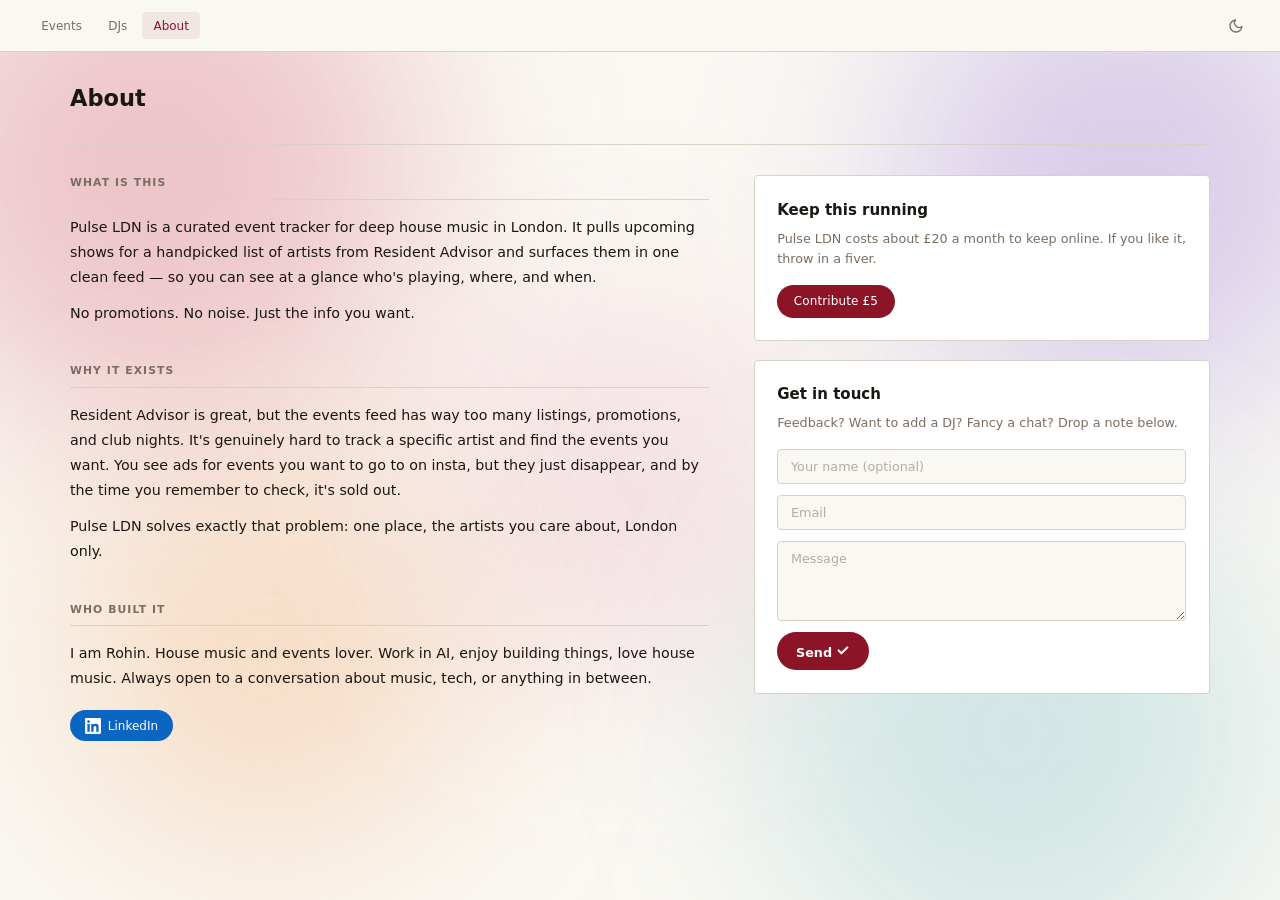
<file: about.html>
<!DOCTYPE html>
<html lang="en">
<head>
  <meta charset="UTF-8" />
  <meta name="viewport" content="width=device-width, initial-scale=1.0" />
  <title>About — Pulse LDN</title>
  <link rel="preconnect" href="https://fonts.googleapis.com" />
  <link rel="preconnect" href="https://fonts.gstatic.com" crossorigin />
  <link href="https://fonts.googleapis.com/css2?family=Playfair+Display:wght@700&display=swap" rel="stylesheet" />
  <link href="https://api.fontshare.com/v2/css?f[]=satoshi@400,500,700&display=swap" rel="stylesheet" />
  <link rel="preconnect" href="https://cdn.jsdelivr.net" />
  <link rel="stylesheet" href="style.css?v=11" />
  <script src="theme.js?v=10"></script>
</head>
<body>
  <div class="bg-blobs" aria-hidden="true">
    <div class="blob blob-1"></div>
    <div class="blob blob-2"></div>
    <div class="blob blob-3"></div>
    <div class="blob blob-4"></div>
    <div class="blob blob-5"></div>
  </div>
  <nav>
    <div class="nav-links">
      <a href="index.html">Events</a>
      <a href="djs.html">DJs</a>
      <a href="about.html" class="active">About</a>
    </div>
    <button id="themeToggle" class="theme-toggle" aria-label="Toggle dark mode"></button>
  </nav>

  <main>
    <div class="page-header" id="aboutHeader">
      <h2>About</h2>
    </div>

    <div class="about-grid">
      <div class="about-main">

        <div class="section-title">What is this</div>
        <div class="about-block">
          <p>Pulse LDN is a curated event tracker for deep house music in London. It pulls upcoming shows for a handpicked list of artists from Resident Advisor and surfaces them in one clean feed — so you can see at a glance who's playing, where, and when.</p>
          <p>No promotions. No noise. Just the info you want.</p>
        </div>

        <div class="section-title">Why it exists</div>
        <div class="about-block">
          <p>Resident Advisor is great, but the events feed has way too many listings, promotions, and club nights. It's genuinely hard to track a specific artist and find the events you want. You see ads for events you want to go to on insta, but they just disappear, and by the time you remember to check, it's sold out.</p>
          <p>Pulse LDN solves exactly that problem: one place, the artists you care about, London only.</p>
        </div>

        <div class="section-title">Who built it</div>
        <div class="about-block">
          <p>I am Rohin. House music and events lover. Work in AI, enjoy building things, love house music. Always open to a conversation about music, tech, or anything in between.</p>
          <a
            href="https://www.linkedin.com/in/rohin-bhuptani/"
            target="_blank"
            rel="noopener noreferrer"
            class="linkedin-btn"
            aria-label="Connect on LinkedIn"
          >
            <svg xmlns="http://www.w3.org/2000/svg" width="16" height="16" viewBox="0 0 24 24" fill="currentColor" aria-hidden="true">
              <path d="M20.447 20.452h-3.554v-5.569c0-1.328-.027-3.037-1.852-3.037-1.853 0-2.136 1.445-2.136 2.939v5.667H9.351V9h3.414v1.561h.046c.477-.9 1.637-1.85 3.37-1.85 3.601 0 4.267 2.37 4.267 5.455v6.286zM5.337 7.433a2.062 2.062 0 0 1-2.063-2.065 2.064 2.064 0 1 1 2.063 2.065zm1.782 13.019H3.555V9h3.564v11.452zM22.225 0H1.771C.792 0 0 .774 0 1.729v20.542C0 23.227.792 24 1.771 24h20.451C23.2 24 24 23.227 24 22.271V1.729C24 .774 23.2 0 22.222 0h.003z"/>
            </svg>
            LinkedIn
          </a>
        </div>

      </div>

      <aside class="about-aside">
        <div class="support-card">
          <h3>Keep this running</h3>
          <p>Pulse LDN costs about £20 a month to keep online. If you like it, throw in a fiver.</p>
          <a
            href="https://buy.stripe.com/7sY14ngiXaq6gVk71Effy00"
            target="_blank"
            rel="noopener noreferrer"
            class="contribute-btn"
          >Contribute £5</a>
        </div>

        <div class="contact-card">
          <h3>Get in touch</h3>
          <p>Feedback? Want to add a DJ? Fancy a chat? Drop a note below.</p>
          <div class="contact-form-wrapper" id="contactWrapper">
            <form
              action="https://formspree.io/f/mwvynvjv"
              method="POST"
              id="contactForm"
              class="request-form"
            >
              <input type="text" name="name" placeholder="Your name (optional)" />
              <input type="email" name="email" placeholder="Email" required />
              <textarea name="message" rows="4" placeholder="Message" required></textarea>
              <button type="submit" class="submit-btn" id="contactSubmit">
                <span class="btn-label">Send</span>
                <span class="btn-dots" aria-hidden="true">
                  <span class="dot"></span><span class="dot"></span><span class="dot"></span>
                </span>
                <span class="btn-check" aria-hidden="true">
                  <svg viewBox="0 0 16 16" width="14" height="14" fill="none" stroke="currentColor" stroke-width="2.4" stroke-linecap="round" stroke-linejoin="round">
                    <path d="M3 8.5l3.2 3.2L13 5"/>
                  </svg>
                </span>
              </button>
            </form>
            <div class="contact-confirm" id="contactConfirm" hidden>
              <div class="confirm-tick" aria-hidden="true">
                <svg viewBox="0 0 24 24" width="22" height="22" fill="none" stroke="currentColor" stroke-width="2.2" stroke-linecap="round" stroke-linejoin="round">
                  <path d="M5 12.5l4.5 4.5L19 7"/>
                </svg>
              </div>
              <p>Thanks — message received. I'll be in touch.</p>
            </div>
          </div>
          <p id="contactError" class="contact-error" hidden>
            Something went wrong. Try emailing instead.
          </p>
        </div>
      </aside>
    </div>
  </main>

  <script>
    (() => {
      const form = document.getElementById('contactForm');
      const submitBtn = document.getElementById('contactSubmit');
      const btnLabel = submitBtn.querySelector('.btn-label');
      const confirmEl = document.getElementById('contactConfirm');
      const errorEl = document.getElementById('contactError');
      const reduceMotion = window.matchMedia('(prefers-reduced-motion: reduce)').matches;

      const SUCCESS_HOLD_MS = reduceMotion ? 0 : 700;

      form.addEventListener('submit', async (e) => {
        e.preventDefault();
        if (submitBtn.disabled) return;

        errorEl.hidden = true;
        submitBtn.classList.remove('is-error');
        submitBtn.classList.add('is-sending');
        submitBtn.disabled = true;
        btnLabel.textContent = 'Sending';

        try {
          const res = await fetch(form.action, {
            method: 'POST',
            body: new FormData(form),
            headers: { 'Accept': 'application/json' },
          });
          if (!res.ok) throw new Error('Bad response');

          // Success — swap to "Sent ✓"
          submitBtn.classList.remove('is-sending');
          submitBtn.classList.add('is-success');
          btnLabel.textContent = 'Sent';

          // Hold the success state briefly, then crossfade form → confirm
          await wait(SUCCESS_HOLD_MS);
          form.classList.add('is-leaving');
          await wait(reduceMotion ? 0 : 280);
          form.hidden = true;
          confirmEl.hidden = false;
          // Force reflow so the entrance transition fires
          void confirmEl.offsetWidth;
          confirmEl.classList.add('is-visible');
        } catch (_) {
          submitBtn.classList.remove('is-sending');
          submitBtn.classList.add('is-error');
          btnLabel.textContent = 'Send';
          submitBtn.disabled = false;
          errorEl.hidden = false;
          // Strip the error class after the shake plays so it can re-trigger
          setTimeout(() => submitBtn.classList.remove('is-error'), 600);
        }
      });

      function wait(ms) {
        return new Promise(r => setTimeout(r, ms));
      }
    })();
  </script>

  <script src="https://cdn.jsdelivr.net/npm/gsap@3.12.5/dist/gsap.min.js"></script>
  <script src="animations.js?v=10"></script>
</body>
</html>
</file>
<file: style.css>
/* ─── Reset & base ─────────────────────────────────────────────────────────── */
*, *::before, *::after { box-sizing: border-box; margin: 0; padding: 0; }

:root {
  --bg:           #FAF8F3;
  --surface:      #F2EDE4;
  --surface2:     #EAE5DA;
  --border:       #D8D1C6;
  --accent:       #8B1527;
  --accent-dim:   rgba(139, 21, 39, 0.08);
  --text:         #1A1612;
  --text-muted:   #7A6D62;
  --text-dim:     #B5ACA4;
  --pill-bg:      #EDE7DC;
  --pill-text:    #3A2E24;
  --row-hover:    rgba(0, 0, 0, 0.03);
  --row-alt:      rgba(0, 0, 0, 0.018);
  --surface-card: #FFFFFF;
  --input-bg:     rgba(255, 255, 255, 0.7);
  --glass-bg:     rgba(250, 248, 243, 0.65);
  --glass-inset:  rgba(255, 255, 255, 0.55);
  --clear-border: rgba(0, 0, 0, 0.12);
  --radius:       4px;
  --font:         'Satoshi', 'Inter', system-ui, -apple-system, sans-serif;
  --font-serif:   'Playfair Display', Georgia, 'Times New Roman', serif;
}

[data-theme="dark"] {
  --bg:           #0F0C0A;
  --surface:      #181410;
  --surface2:     #201C18;
  --border:       #2C2420;
  --accent:       #D4516A;
  --accent-dim:   rgba(212, 81, 106, 0.14);
  --text:         #F0EBE3;
  --text-muted:   #8A7A72;
  --text-dim:     #504640;
  --pill-bg:      #231E1A;
  --pill-text:    #C8BCB4;
  --row-hover:    rgba(255, 255, 255, 0.04);
  --row-alt:      rgba(255, 255, 255, 0.02);
  --surface-card: #181410;
  --input-bg:     rgba(255, 255, 255, 0.06);
  --glass-bg:     rgba(12, 9, 7, 0.80);
  --glass-inset:  rgba(255, 255, 255, 0.04);
  --clear-border: rgba(255, 255, 255, 0.12);
}

html { font-size: 15px; }

body {
  background: var(--bg);
  color: var(--text);
  font-family: var(--font);
  min-height: 100vh;
  line-height: 1.5;
  transition: background-color 0.25s, color 0.25s;
}

a { color: inherit; text-decoration: none; }

/* ── Ambient background blobs ──────────────────────────────────────────────── */
.bg-blobs {
  position: fixed;
  inset: 0;
  z-index: 0;
  pointer-events: none;
  overflow: hidden;
}

.blob {
  position: absolute;
  border-radius: 50%;
  filter: blur(100px);
  will-change: transform;
}

/* Light mode */
.blob-1 { width: 520px; height: 520px; top: -10%;   left: -8%;  background: rgba(210,90,120,0.32);  animation: drift1 20s ease-in-out infinite alternate; }
.blob-2 { width: 460px; height: 460px; top: -5%;    right: -6%; background: rgba(130,90,210,0.28);  animation: drift2 25s ease-in-out infinite alternate; }
.blob-3 { width: 400px; height: 400px; bottom: 5%;  left: 5%;   background: rgba(240,150,80,0.28);  animation: drift3 18s ease-in-out infinite alternate; }
.blob-4 { width: 480px; height: 480px; bottom: -8%; right: 2%;  background: rgba(60,170,180,0.22);  animation: drift4 22s ease-in-out infinite alternate; }
.blob-5 { width: 350px; height: 350px; top: 35%;    left: 35%;  background: rgba(225,120,160,0.20); animation: drift5 28s ease-in-out infinite alternate; }

/* Dark mode overrides */
[data-theme="dark"] .blob-1 { background: rgba(200,55,85,0.30); }
[data-theme="dark"] .blob-2 { background: rgba(130,45,70,0.24); }
[data-theme="dark"] .blob-3 { background: rgba(190,90,35,0.22); }
[data-theme="dark"] .blob-4 { background: rgba(120,50,100,0.20); }
[data-theme="dark"] .blob-5 { background: rgba(170,45,65,0.18); }

@keyframes drift1 { from { transform: translate(0,0) scale(1);    } to { transform: translate(60px,80px) scale(1.1);    } }
@keyframes drift2 { from { transform: translate(0,0) scale(1.05); } to { transform: translate(-70px,50px) scale(0.95); } }
@keyframes drift3 { from { transform: translate(0,0) scale(0.95); } to { transform: translate(50px,-60px) scale(1.1);  } }
@keyframes drift4 { from { transform: translate(0,0) scale(1);    } to { transform: translate(-50px,-70px) scale(1.05);} }
@keyframes drift5 { from { transform: translate(0,0) scale(1.1);  } to { transform: translate(40px,60px) scale(0.9);   } }

/* ─── Nav ──────────────────────────────────────────────────────────────────── */
nav {
  border-bottom: 1px solid var(--border);
  padding: 0 2rem;
  height: 52px;
  display: flex;
  align-items: center;
  gap: 2rem;
  position: sticky;
  top: 0;
  z-index: 10;
  background: var(--bg);
  transition: background-color 0.25s, border-color 0.25s;
}

.nav-logo {
  font-size: 0.95rem;
  font-weight: 700;
  letter-spacing: 0.06em;
  text-transform: uppercase;
  color: var(--text);
  flex-shrink: 0;
}

.nav-links {
  display: flex;
  gap: 0.25rem;
}

.nav-links a {
  font-size: 0.8rem;
  font-weight: 500;
  color: var(--text-muted);
  padding: 0.3rem 0.75rem;
  border-radius: var(--radius);
  transition: color 0.15s, background 0.15s;
}

.nav-links a:hover,
.nav-links a.active {
  color: var(--accent);
  background: var(--accent-dim);
}

.nav-mini-title {
  position: absolute;
  left: 50%;
  transform: translateX(-50%);
  font-family: var(--font-serif);
  font-size: 1rem;
  font-weight: 700;
  letter-spacing: -0.02em;
  color: var(--text);
  opacity: 0;
  pointer-events: none;
  white-space: nowrap;
}

.theme-toggle {
  margin-left: auto;
  background: none;
  border: none;
  cursor: pointer;
  color: var(--text-muted);
  padding: 0.4rem;
  border-radius: 50%;
  display: flex;
  align-items: center;
  justify-content: center;
  transition: color 0.15s, background 0.15s;
  flex-shrink: 0;
  line-height: 0;
}

.theme-toggle:hover {
  color: var(--text);
  background: var(--accent-dim);
}

/* ─── Hero ─────────────────────────────────────────────────────────────────── */
.hero {
  padding: 3.5rem 0;
  text-align: center;
  border-bottom: 1px solid var(--border);
  margin-bottom: 2.5rem;
}

.hero-title {
  font-family: var(--font-serif);
  font-size: clamp(2.5rem, 5.5vw, 5rem);
  font-weight: 700;
  color: var(--text);
  line-height: 1.05;
  letter-spacing: -0.03em;
  margin-bottom: 0.85rem;
}

.hero-sub {
  font-size: 0.875rem;
  color: var(--text-muted);
}

/* ─── Main layout ──────────────────────────────────────────────────────────── */
main {
  max-width: 1200px;
  margin: 0 auto;
  padding: 0 2rem 4rem;
  position: relative;
  z-index: 1;
}

/* ─── Filters ──────────────────────────────────────────────────────────────── */
.filters {
  display: flex;
  align-items: flex-end;
  gap: 1rem;
  margin-bottom: 1.5rem;
  flex-wrap: wrap;
  background: var(--glass-bg);
  backdrop-filter: blur(18px);
  -webkit-backdrop-filter: blur(18px);
  border: 1px solid rgba(255, 255, 255, 0.08);
  border-radius: 18px;
  box-shadow: 0 8px 32px rgba(0, 0, 0, 0.07), 0 1px 0 var(--glass-inset) inset;
  padding: 1.5rem;
  transition: background-color 0.25s;
}

/* Filter toggle — mobile only */
.filter-toggle {
  display: none;
}

/* Filter body — transparent on desktop, toggled on mobile */
.filter-body {
  display: contents;
}

.filter-group {
  display: flex;
  flex-direction: column;
  gap: 0.3rem;
}

.filter-group label {
  font-size: 0.68rem;
  font-weight: 600;
  letter-spacing: 0.08em;
  text-transform: uppercase;
  color: var(--text-muted);
}

.filter-group input[type="text"],
.filter-group input[type="date"],
.filter-group select {
  background: var(--input-bg);
  border: 1px solid rgba(0, 0, 0, 0.09);
  border-radius: 999px;
  color: var(--text);
  font-family: var(--font);
  font-size: 0.85rem;
  padding: 0.45rem 1rem;
  outline: none;
  transition: border-color 0.15s, box-shadow 0.15s, background-color 0.25s;
  height: 36px;
}

[data-theme="dark"] .filter-group input[type="text"],
[data-theme="dark"] .filter-group input[type="date"],
[data-theme="dark"] .filter-group select {
  border-color: rgba(255, 255, 255, 0.1);
}

#searchDJ { width: 200px; }
#filterVenue { width: 180px; cursor: pointer; }
#dateFrom, #dateTo { width: 148px; }

input[type="date"]::-webkit-calendar-picker-indicator {
  filter: opacity(0.35);
  cursor: pointer;
}

[data-theme="dark"] input[type="date"]::-webkit-calendar-picker-indicator {
  filter: invert(0.8) opacity(0.5);
}

.filter-group input:focus,
.filter-group select:focus {
  border-color: var(--accent);
  box-shadow: 0 0 0 2px var(--accent-dim);
}

/* Weekend shortcut buttons */
.weekend-btns {
  display: flex;
  flex-direction: column;
  gap: 0.3rem;
}

.weekend-btns-label {
  font-size: 0.68rem;
  font-weight: 600;
  letter-spacing: 0.08em;
  text-transform: uppercase;
  color: var(--text-muted);
}

.weekend-btns-row {
  display: flex;
  gap: 0.4rem;
}

.weekend-btn {
  height: 36px;
  padding: 0 1rem;
  background: var(--accent-dim);
  border: 1px solid var(--accent);
  border-radius: 999px;
  color: var(--accent);
  font-family: var(--font);
  font-size: 0.75rem;
  font-weight: 600;
  cursor: pointer;
  transition: background 0.15s, color 0.15s;
  white-space: nowrap;
}

.weekend-btn:hover,
.weekend-btn.active {
  background: var(--accent);
  color: white;
}

.clear-btn {
  height: 36px;
  padding: 0 1.1rem;
  background: transparent;
  border: 1px solid var(--border);
  border-radius: 999px;
  color: var(--text);
  font-family: var(--font);
  font-size: 0.8rem;
  font-weight: 500;
  cursor: pointer;
  transition: border-color 0.15s, color 0.15s, background 0.15s;
  white-space: nowrap;
  align-self: flex-end;
}

.clear-btn:hover {
  border-color: var(--text-muted);
  background: var(--row-hover);
  color: var(--text);
}

/* ─── Results meta ─────────────────────────────────────────────────────────── */
.results-meta {
  font-size: 0.75rem;
  color: var(--text-muted);
  margin-bottom: 0.75rem;
  min-height: 1.2em;
}

/* ─── Table ────────────────────────────────────────────────────────────────── */
.table-wrapper {
  overflow-x: auto;
  border: 1px solid var(--border);
  border-radius: 6px;
  box-shadow: 0 2px 20px rgba(0, 0, 0, 0.06);
  background: var(--surface-card);
  transition: background-color 0.25s, border-color 0.25s;
}

table {
  width: 100%;
  border-collapse: collapse;
  font-size: 0.875rem;
}

thead th {
  background: var(--surface2);
  padding: 0.65rem 1rem;
  text-align: left;
  font-size: 0.68rem;
  font-weight: 600;
  letter-spacing: 0.08em;
  text-transform: uppercase;
  color: var(--text-muted);
  border-bottom: 2px solid var(--border);
  white-space: nowrap;
}

thead th[data-sort] {
  cursor: pointer;
  user-select: none;
  transition: color 0.15s;
}

thead th[data-sort]:hover { color: var(--text); }

thead th[data-sort]::after {
  content: '';
  display: inline-block;
  margin-left: 0.35rem;
  opacity: 0;
  font-size: 0.6rem;
  vertical-align: middle;
}

thead th[data-sort].sort-asc::after  { content: '▲'; opacity: 0.7; }
thead th[data-sort].sort-desc::after { content: '▼'; opacity: 0.7; }

thead th[data-sort].sort-asc,
thead th[data-sort].sort-desc { color: var(--accent); }

tbody tr {
  border-bottom: 1px solid var(--border);
  transition: background 0.1s;
}

tbody tr:last-child { border-bottom: none; }
tbody tr:nth-child(odd) { background: var(--row-alt); }
tbody tr:hover { background: var(--row-hover); }

tbody td {
  padding: 0.9rem 1rem;
  vertical-align: top;
}

.col-date    { width: 110px; }
.col-event   { min-width: 200px; }
.col-venue   { width: 180px; }
.col-djs     { min-width: 220px; }
.col-tickets { width: 120px; text-align: right; }

/* Date cell */
.date-cell {
  display: flex;
  flex-direction: column;
  gap: 1px;
}

.date-day {
  font-size: 0.72rem;
  font-weight: 600;
  letter-spacing: 0.06em;
  text-transform: uppercase;
  color: var(--text-muted);
}

.date-full {
  font-size: 0.9rem;
  font-weight: 500;
  color: var(--text);
}

tr.is-weekend .date-full {
  color: var(--accent);
  font-weight: 600;
}

/* Event title */
.event-title { font-weight: 500; color: var(--text); line-height: 1.35; }

/* Venue */
.venue-name { color: var(--text-muted); }

/* DJ pills */
.lineup { display: flex; flex-wrap: wrap; gap: 0.3rem; }

.dj-pill {
  background: var(--pill-bg);
  color: var(--pill-text);
  font-size: 0.72rem;
  font-weight: 500;
  padding: 0.25rem 0.65rem;
  border-radius: 999px;
  white-space: nowrap;
  cursor: pointer;
  border: 1px solid var(--border);
  transition: border-color 0.1s, color 0.1s, background 0.1s;
  text-decoration: none;
  display: inline-block;
}

.dj-pill:hover,
a.dj-pill:hover {
  background: var(--accent);
  border-color: var(--accent);
  color: white;
}

/* Lineup expand toggle */
.lineup-more {
  background: transparent;
  color: var(--text-muted);
  font-size: 0.72rem;
  font-weight: 500;
  font-family: inherit;
  padding: 0.25rem 0.65rem;
  border-radius: 999px;
  border: 1px dashed var(--border);
  white-space: nowrap;
  cursor: pointer;
  transition: border-color 0.15s, color 0.15s, background 0.15s;
}

.lineup-more:hover {
  border-color: var(--accent);
  color: var(--accent);
  background: var(--accent-dim);
}

.lineup-more[aria-expanded="true"] {
  border-style: solid;
}

.lineup-extra {
  display: contents;
}

/* View event link */
.ticket-link {
  display: inline-block;
  font-size: 0.75rem;
  font-weight: 600;
  letter-spacing: 0.03em;
  color: var(--accent);
  text-decoration: none;
  padding: 0.3rem 0.85rem;
  border: 1px solid var(--accent);
  border-radius: 999px;
  transition: background 0.15s, color 0.15s;
  white-space: nowrap;
}

.ticket-link:hover {
  background: var(--accent);
  color: white;
}

.no-tickets { font-size: 0.75rem; color: var(--text-dim); }

/* Loading / empty rows */
.loading-row td,
.no-results-row td {
  color: var(--text-muted);
  text-align: center;
  padding: 3rem 1rem;
  font-size: 0.85rem;
}

/* ─── Empty state ──────────────────────────────────────────────────────────── */
.empty-state {
  text-align: center;
  padding: 5rem 1rem;
  color: var(--text-muted);
}
.empty-state p { margin-bottom: 1.2rem; font-size: 0.9rem; }

/* ─── Mobile event cards ───────────────────────────────────────────────────── */
.mobile-cards { display: none; }

/* ─── Page header (for inner pages) ───────────────────────────────────────── */
.page-header {
  margin-bottom: 2rem;
  padding-top: 2rem;
  padding-bottom: 1.5rem;
  border-bottom: 1px solid var(--border);
}

.page-header h2 {
  font-size: 1.5rem;
  font-weight: 700;
  color: var(--text);
  margin-bottom: 0.4rem;
}

.page-header p {
  font-size: 0.875rem;
  color: var(--text-muted);
}

/* ─── DJ Grid (djs.html) ───────────────────────────────────────────────────── */
.dj-grid {
  display: grid;
  grid-template-columns: repeat(auto-fill, minmax(180px, 1fr));
  gap: 0.75rem;
  margin-bottom: 3rem;
}

.dj-card {
  background: var(--surface-card);
  border: 1px solid var(--border);
  border-radius: var(--radius);
  padding: 1rem 1.25rem;
  text-decoration: none;
  color: var(--text);
  transition: border-color 0.15s, box-shadow 0.15s, background-color 0.25s;
  display: block;
}

.dj-card:hover {
  border-color: var(--accent);
  box-shadow: 0 2px 12px var(--accent-dim);
}

.dj-card-name {
  font-size: 0.9rem;
  font-weight: 600;
  color: var(--text);
  margin-bottom: 0.2rem;
}

.dj-card-meta {
  font-size: 0.72rem;
  color: var(--text-muted);
}

/* ─── About page ───────────────────────────────────────────────────────────── */
.about-grid {
  display: grid;
  grid-template-columns: minmax(0, 1.4fr) minmax(0, 1fr);
  gap: 3rem;
  align-items: start;
}

.about-main {
  text-align: left;
}

.about-aside {
  position: sticky;
  top: 80px;
  display: flex;
  flex-direction: column;
  gap: 1.25rem;
}

.support-card,
.contact-card {
  background: var(--surface-card);
  border: 1px solid var(--border);
  border-radius: var(--radius);
  padding: 1.5rem;
  transition: background-color 0.25s;
}

.support-card h3,
.contact-card h3 {
  font-size: 1rem;
  font-weight: 700;
  margin: 0 0 0.5rem;
  color: var(--text);
}

.support-card p,
.contact-card p {
  font-size: 0.85rem;
  line-height: 1.6;
  color: var(--text-muted);
  margin: 0 0 1rem;
}

.contribute-btn {
  display: inline-block;
  padding: 0.5rem 1.1rem;
  border-radius: 999px;
  background: var(--accent);
  color: #fff;
  font-size: 0.8rem;
  font-weight: 500;
  font-family: inherit;
  text-decoration: none;
  letter-spacing: 0.01em;
  transition: opacity 0.15s, transform 0.15s;
}

.contribute-btn:hover {
  opacity: 0.9;
  transform: translateY(-1px);
}

.about-block {
  margin-bottom: 2.5rem;
}

.about-block p {
  font-size: 0.95rem;
  line-height: 1.75;
  color: var(--text);
  margin-bottom: 0.75rem;
}

.linkedin-btn {
  display: inline-flex;
  align-items: center;
  gap: 0.45rem;
  margin-top: 0.5rem;
  padding: 0.45rem 1rem;
  border-radius: 999px;
  background: #0A66C2;
  color: #fff;
  font-size: 0.8rem;
  font-weight: 500;
  text-decoration: none;
  transition: opacity 0.15s;
}

.linkedin-btn:hover {
  opacity: 0.85;
}

@media (max-width: 880px) {
  .about-grid {
    grid-template-columns: 1fr;
    gap: 2rem;
  }
  .about-aside {
    position: static;
  }
}

/* ─── Request section (djs.html) ───────────────────────────────────────────── */
.request-section {
  background: var(--surface-card);
  border: 1px solid var(--border);
  border-radius: var(--radius);
  padding: 2rem;
  max-width: 560px;
  transition: background-color 0.25s;
}

.request-section h3 {
  font-size: 1rem;
  font-weight: 600;
  color: var(--text);
  margin-bottom: 0.5rem;
}

.request-section p {
  font-size: 0.85rem;
  color: var(--text-muted);
  margin-bottom: 1.25rem;
  line-height: 1.6;
}

.request-form {
  display: flex;
  flex-direction: column;
  gap: 0.75rem;
}

.request-form input,
.request-form textarea {
  background: var(--bg);
  border: 1px solid var(--border);
  border-radius: var(--radius);
  color: var(--text);
  font-family: var(--font);
  font-size: 0.85rem;
  padding: 0.6rem 0.85rem;
  outline: none;
  transition: border-color 0.15s;
  resize: vertical;
}

.request-form input:focus,
.request-form textarea:focus {
  border-color: var(--accent);
}

.request-form input::placeholder,
.request-form textarea::placeholder { color: var(--text-dim); }

.submit-btn {
  height: 38px;
  padding: 0 1.25rem;
  background: var(--accent);
  border: none;
  border-radius: 999px;
  color: white;
  font-family: var(--font);
  font-size: 0.85rem;
  font-weight: 600;
  cursor: pointer;
  align-self: flex-start;
  transition: opacity 0.15s;
}

.submit-btn:hover { opacity: 0.85; }

/* ─── DJ Profile (dj.html) ─────────────────────────────────────────────────── */
.dj-profile {
  max-width: 760px;
  padding-top: 2rem;
}

.dj-profile-header {
  margin-bottom: 1.75rem;
}

.dj-profile-name {
  font-family: var(--font-serif);
  font-size: 2.25rem;
  font-weight: 700;
  color: var(--text);
  letter-spacing: -0.02em;
  margin-bottom: 0.5rem;
}

.dj-profile-blurb {
  font-size: 1rem;
  color: var(--text-muted);
  line-height: 1.6;
  margin-bottom: 1rem;
}

.dj-socials {
  display: flex;
  flex-wrap: wrap;
  gap: 0.5rem;
}

.social-link {
  display: inline-block;
  font-size: 0.75rem;
  font-weight: 600;
  letter-spacing: 0.04em;
  text-transform: uppercase;
  color: var(--text-muted);
  border: 1px solid var(--border);
  border-radius: var(--radius);
  padding: 0.3rem 0.75rem;
  text-decoration: none;
  transition: border-color 0.15s, color 0.15s;
}

.social-link:hover {
  border-color: var(--accent);
  color: var(--accent);
}

.dj-profile-bio {
  background: var(--surface-card);
  border: 1px solid var(--border);
  border-radius: var(--radius);
  padding: 1.5rem;
  margin-bottom: 2rem;
  font-size: 0.9rem;
  color: var(--text-muted);
  line-height: 1.75;
  white-space: pre-wrap;
  transition: background-color 0.25s;
}

.section-title {
  font-size: 0.72rem;
  font-weight: 700;
  letter-spacing: 0.1em;
  text-transform: uppercase;
  color: var(--text-muted);
  margin-bottom: 1rem;
  padding-bottom: 0.5rem;
  border-bottom: 1px solid var(--border);
}

.back-link {
  display: inline-flex;
  align-items: center;
  gap: 0.4rem;
  font-size: 0.75rem;
  font-weight: 600;
  color: var(--text-muted);
  border: 1px solid var(--border);
  border-radius: 999px;
  padding: 0.35rem 0.9rem;
  margin-top: 1.75rem;
  margin-bottom: 2.5rem;
  transition: color 0.15s, border-color 0.15s, background 0.15s;
}

.back-link:hover {
  color: var(--accent);
  border-color: var(--accent);
  background: var(--accent-dim);
}

/* ─── Responsive ───────────────────────────────────────────────────────────── */
@media (max-width: 700px) {
  nav { padding: 0 1rem; }
  main { padding: 0 1rem 3rem; }

  .hero { padding: 1.25rem 0; }
  .hero-title { font-size: 2rem; }

  .filters { gap: 0; padding: 0; }

  .filter-toggle {
    display: flex;
    align-items: center;
    width: 100%;
    padding: 0.9rem 1.25rem;
    background: none;
    border: none;
    font-family: var(--font);
    font-size: 0.8rem;
    font-weight: 600;
    letter-spacing: 0.06em;
    text-transform: uppercase;
    color: var(--text-muted);
    cursor: pointer;
    gap: 0.4rem;
  }

  .filter-count { color: var(--accent); }

  .filter-arrow {
    margin-left: auto;
    font-size: 0.75rem;
    transition: transform 0.2s;
  }

  .filters.is-open .filter-arrow { transform: rotate(180deg); }

  .filter-body {
    display: none;
    flex-direction: column;
    gap: 0.75rem;
    width: 100%;
    box-sizing: border-box;
    padding: 0 1.25rem 1.25rem;
  }

  .filters.is-open .filter-body { display: flex; }

  #searchDJ, #filterVenue, #dateFrom, #dateTo {
    width: 100%;
    max-width: 100%;
    box-sizing: border-box;
  }
  .filter-group { width: 100%; }
  .weekend-btns { width: 100%; }
  .weekend-btns-row { width: 100%; }
  .weekend-btn { flex: 1; }

  .table-wrapper { display: none; }

  .mobile-cards {
    display: flex;
    flex-direction: column;
    gap: 0.75rem;
  }

  .event-card {
    background: var(--surface-card);
    border: 1px solid var(--border);
    border-radius: 6px;
    padding: 1rem 1.25rem;
    transition: background-color 0.25s;
  }

  .event-card-date {
    font-size: 0.72rem;
    font-weight: 600;
    text-transform: uppercase;
    letter-spacing: 0.06em;
    color: var(--text-muted);
    margin-bottom: 0.35rem;
  }

  .event-card-date.is-weekend { color: var(--accent); }

  .event-card-title {
    font-size: 0.95rem;
    font-weight: 600;
    color: var(--text);
    margin-bottom: 0.2rem;
    line-height: 1.3;
  }

  .event-card-venue {
    font-size: 0.8rem;
    color: var(--text-muted);
    margin-bottom: 0.65rem;
  }

  .event-card-lineup {
    display: flex;
    flex-wrap: wrap;
    gap: 0.3rem;
    margin-bottom: 0.85rem;
  }

  .event-card-footer {
    display: flex;
    justify-content: flex-end;
  }

  .dj-grid { grid-template-columns: repeat(auto-fill, minmax(140px, 1fr)); }
}
</file>
